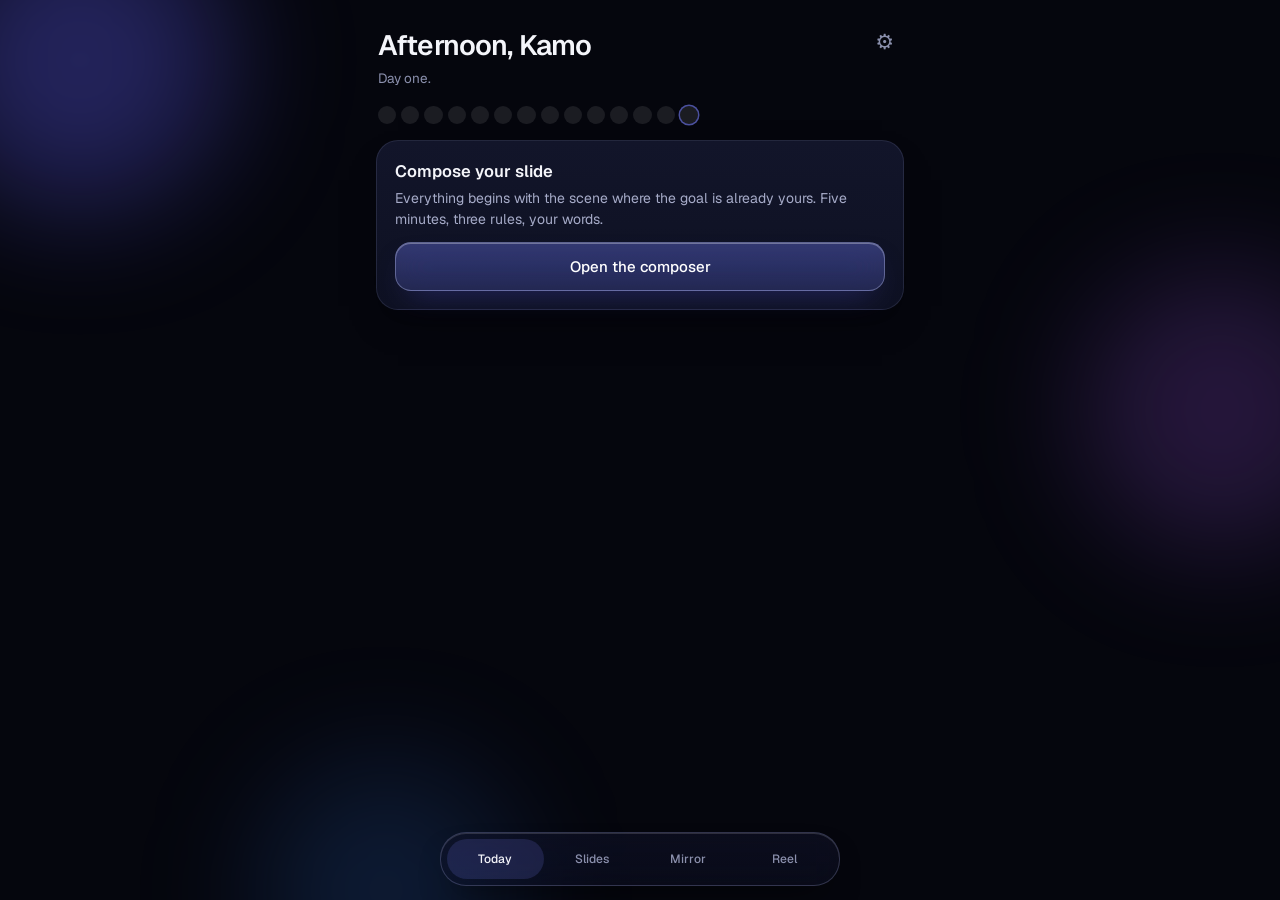
<file: index.html>
<!DOCTYPE html>
<html lang="en">
<head>
  <meta charset="utf-8">
  <meta name="viewport" content="width=device-width, initial-scale=1, viewport-fit=cover">
  <meta name="apple-mobile-web-app-capable" content="yes">
  <meta name="apple-mobile-web-app-status-bar-style" content="black-translucent">
  <meta name="theme-color" content="#05060D">
  <link rel="manifest" href="manifest.json">
  <link rel="stylesheet" href="fonts/fonts.css">
  <link rel="stylesheet" href="css/style.css">
  <title>Transurfer</title>
</head>
<body>
  <div class="ambient"><i class="a1"></i><i class="a2"></i><i class="a3"></i></div>

  <div id="app">
    <section data-screen="today" class="active"></section>
    <section data-screen="slides"></section>
    <section data-screen="mirror"></section>
    <section data-screen="reel"></section>
  </div>

  <div id="session-overlay" class="overlay"></div>

  <nav>
    <button data-tab="today" class="active">Today</button>
    <button data-tab="slides">Slides</button>
    <button data-tab="mirror">Mirror</button>
    <button data-tab="reel">Reel</button>
  </nav>

  <script type="module" src="js/app.js"></script>
</body>
</html>
</file>
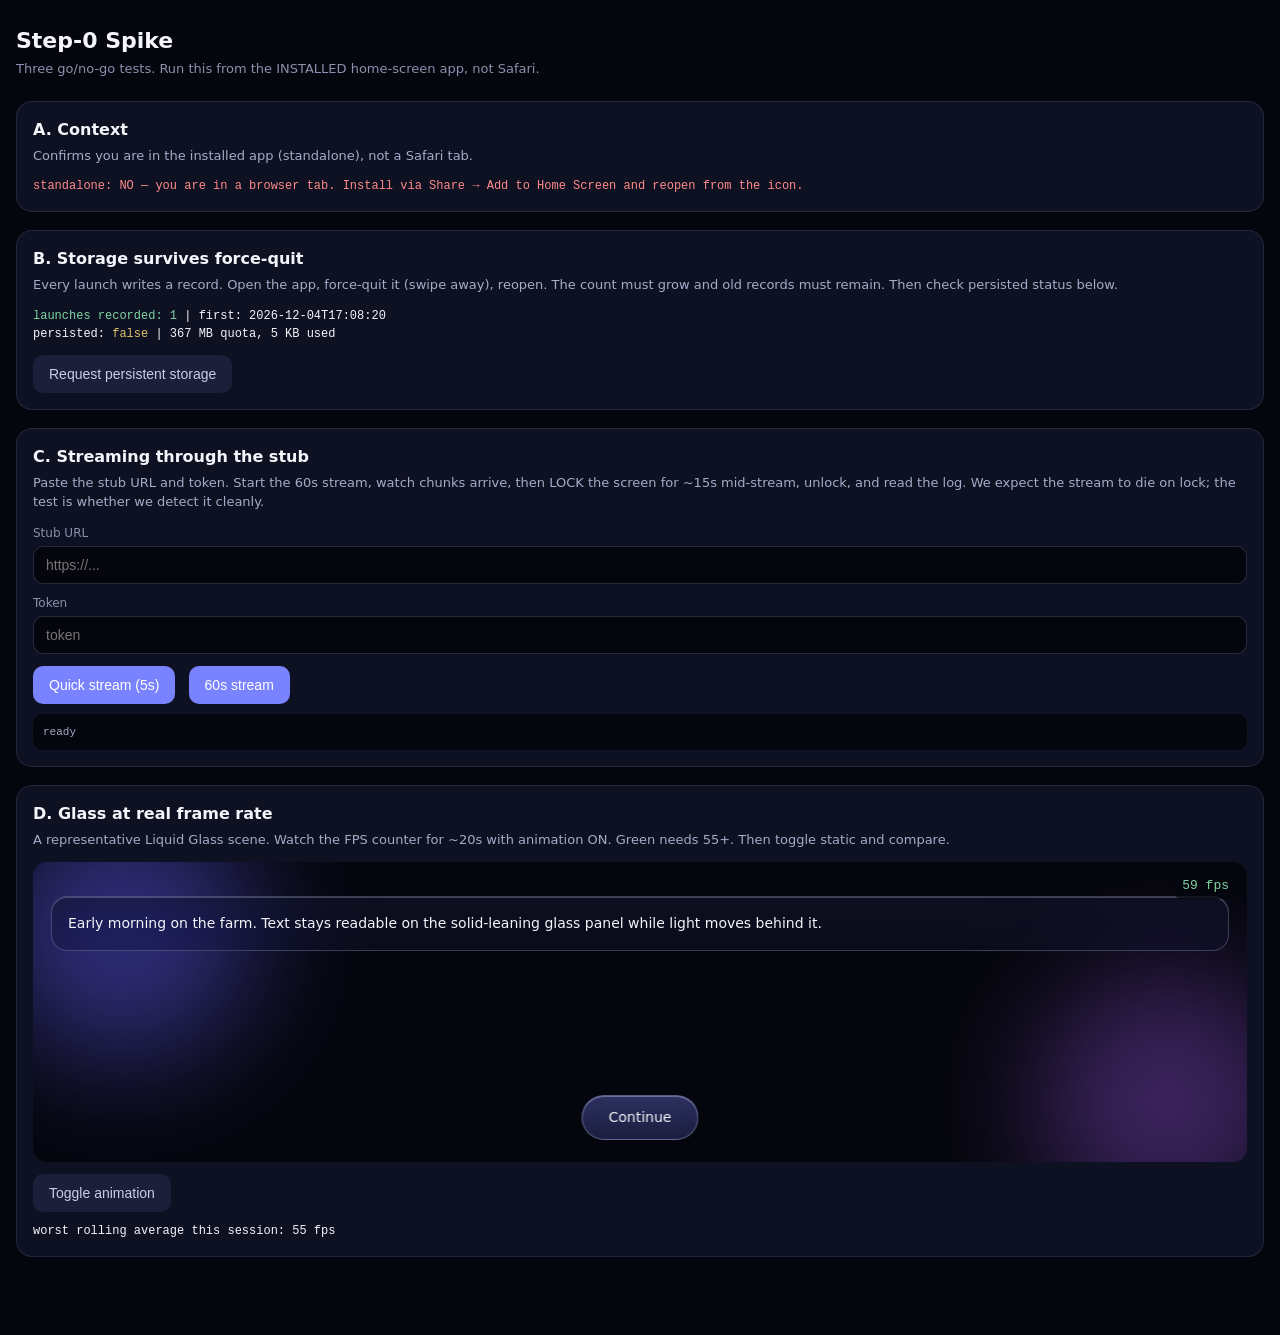
<file: spike.html>
<!DOCTYPE html>
<html lang="en">
<head>
  <meta charset="utf-8">
  <meta name="viewport" content="width=device-width, initial-scale=1, viewport-fit=cover">
  <meta name="apple-mobile-web-app-capable" content="yes">
  <meta name="theme-color" content="#05060D">
  <title>Transurfer — Step-0 Spike</title>
  <style>
    :root { color-scheme: dark; }
    * { box-sizing: border-box; }
    body {
      margin: 0; background: #05060D; color: #F4F5FA;
      font-family: system-ui, sans-serif; line-height: 1.5; padding: 18px 16px 60px;
    }
    h1 { font-size: 22px; font-weight: 600; margin: 6px 0 2px; }
    .sub { color: #8B90AD; font-size: 13px; margin: 0 0 22px; }
    section {
      background: #0E1122; border: 1px solid rgba(190, 197, 255, 0.12);
      border-radius: 16px; padding: 16px; margin-bottom: 18px;
    }
    h2 { font-size: 16px; font-weight: 600; margin: 0 0 4px; }
    .how { color: #A6ABC8; font-size: 13px; margin: 0 0 12px; }
    label { display: block; font-size: 12px; color: #8B90AD; margin: 10px 0 4px; }
    input {
      width: 100%; background: #05060D; color: #F4F5FA; font-size: 14px;
      border: 1px solid rgba(190, 197, 255, 0.18); border-radius: 10px; padding: 10px 12px;
    }
    button {
      background: #7A83FF; color: #fff; font-size: 14px; font-weight: 500;
      border: 0; border-radius: 10px; padding: 11px 16px; margin: 12px 8px 0 0;
    }
    button.quiet { background: #1B1F3A; color: #C9CDE4; }
    .status { font-family: ui-monospace, monospace; font-size: 12px; margin-top: 10px; }
    .ok { color: #7FD4A2; } .bad { color: #FF8A8A; } .mid { color: #E0C36B; }
    .log {
      font-family: ui-monospace, monospace; font-size: 11px; color: #A6ABC8;
      background: #05060D; border-radius: 10px; padding: 10px;
      max-height: 200px; overflow-y: auto; margin-top: 10px; white-space: pre-wrap;
    }
    /* Glass test scene */
    .scene { position: relative; height: 300px; border-radius: 14px; overflow: hidden; background: #05060D; }
    .bloom { position: absolute; inset: 0; }
    .bloom::before, .bloom::after {
      content: ''; position: absolute; width: 260px; height: 260px; border-radius: 50%;
      filter: blur(60px);
    }
    .bloom::before { background: rgba(101, 96, 255, 0.45); left: -40px; top: -60px; }
    .bloom::after { background: rgba(163, 92, 246, 0.35); right: -50px; bottom: -70px; }
    .scene.animated .bloom::before { animation: b1 9s ease-in-out infinite alternate; }
    .scene.animated .bloom::after { animation: b2 11s ease-in-out infinite alternate; }
    /* transform/opacity only — the blur itself is never animated (perf rule) */
    @keyframes b1 { to { transform: translate3d(50px, 40px, 0) scale(1.15); } }
    @keyframes b2 { to { transform: translate3d(-40px, -50px, 0) scale(1.1); } }
    .gpanel {
      position: absolute; left: 18px; right: 18px; top: 34px;
      background: linear-gradient(180deg, rgba(18, 21, 42, 0.62), rgba(18, 21, 42, 0.44));
      backdrop-filter: blur(16px) saturate(1.5); -webkit-backdrop-filter: blur(16px) saturate(1.5);
      border: 1px solid rgba(190, 197, 255, 0.25); border-radius: 16px;
      box-shadow: inset 0 1px 0 rgba(255, 255, 255, 0.22);
      padding: 16px; font-size: 14px;
    }
    .gpill {
      position: absolute; left: 50%; transform: translateX(-50%); bottom: 22px;
      background: linear-gradient(180deg, rgba(122, 131, 255, 0.34), rgba(122, 131, 255, 0.2));
      backdrop-filter: blur(16px) saturate(1.5); -webkit-backdrop-filter: blur(16px) saturate(1.5);
      border: 1px solid rgba(200, 206, 255, 0.35); border-radius: 999px;
      box-shadow: inset 0 1px 0 rgba(255, 255, 255, 0.3);
      padding: 11px 26px; font-size: 14px; font-weight: 500;
    }
    .fps {
      position: absolute; right: 10px; top: 10px; font-family: ui-monospace, monospace;
      font-size: 13px; background: rgba(5, 6, 13, 0.7); border-radius: 8px; padding: 4px 8px;
    }
  </style>
</head>
<body>
  <h1>Step-0 Spike</h1>
  <p class="sub">Three go/no-go tests. Run this from the INSTALLED home-screen app, not Safari.</p>

  <!-- ========== TEST A: installed-context check ========== -->
  <section>
    <h2>A. Context</h2>
    <p class="how">Confirms you are in the installed app (standalone), not a Safari tab.</p>
    <div class="status" id="ctx"></div>
  </section>

  <!-- ========== TEST B: storage ========== -->
  <section>
    <h2>B. Storage survives force-quit</h2>
    <p class="how">Every launch writes a record. Open the app, force-quit it (swipe away), reopen. The count must grow and old records must remain. Then check persisted status below.</p>
    <div class="status" id="store"></div>
    <button class="quiet" id="persistBtn">Request persistent storage</button>
  </section>

  <!-- ========== TEST C: streaming ========== -->
  <section>
    <h2>C. Streaming through the stub</h2>
    <p class="how">Paste the stub URL and token. Start the 60s stream, watch chunks arrive, then LOCK the screen for ~15s mid-stream, unlock, and read the log. We expect the stream to die on lock; the test is whether we detect it cleanly.</p>
    <label for="url">Stub URL</label>
    <input id="url" placeholder="https://..." autocapitalize="off" autocorrect="off">
    <label for="tok">Token</label>
    <input id="tok" placeholder="token" autocapitalize="off" autocorrect="off">
    <button id="quickBtn">Quick stream (5s)</button>
    <button id="longBtn">60s stream</button>
    <div class="log" id="slog">ready</div>
  </section>

  <!-- ========== TEST D: glass performance ========== -->
  <section>
    <h2>D. Glass at real frame rate</h2>
    <p class="how">A representative Liquid Glass scene. Watch the FPS counter for ~20s with animation ON. Green needs 55+. Then toggle static and compare.</p>
    <div class="scene animated" id="scene">
      <div class="bloom"></div>
      <div class="gpanel">Early morning on the farm. Text stays readable on the solid-leaning glass panel while light moves behind it.</div>
      <div class="gpill">Continue</div>
      <div class="fps" id="fps">-- fps</div>
    </div>
    <button class="quiet" id="animBtn">Toggle animation</button>
    <div class="status" id="gstat"></div>
  </section>

  <script>
    'use strict';
    const $ = id => document.getElementById(id);
    const stamp = () => new Date().toISOString().slice(11, 23);

    /* ---------- A. context ---------- */
    (function ctx() {
      const standalone = window.matchMedia('(display-mode: standalone)').matches
        || window.navigator.standalone === true;
      $('ctx').innerHTML = standalone
        ? '<span class="ok">standalone: YES — installed app context</span>'
        : '<span class="bad">standalone: NO — you are in a browser tab. Install via Share → Add to Home Screen and reopen from the icon.</span>';
    })();

    /* ---------- B. storage ---------- */
    const DB = 'transurfer-spike';
    function idb() {
      return new Promise((res, rej) => {
        const r = indexedDB.open(DB, 1);
        r.onupgradeneeded = () => r.result.createObjectStore('launches', { autoIncrement: true });
        r.onsuccess = () => res(r.result);
        r.onerror = () => rej(r.error);
      });
    }
    async function storageTest() {
      try {
        const db = await idb();
        await new Promise((res, rej) => {
          const tx = db.transaction('launches', 'readwrite');
          tx.objectStore('launches').add({ t: new Date().toISOString() });
          tx.oncomplete = res; tx.onerror = () => rej(tx.error);
        });
        const all = await new Promise((res, rej) => {
          const q = db.transaction('launches').objectStore('launches').getAll();
          q.onsuccess = () => res(q.result); q.onerror = () => rej(q.error);
        });
        const persisted = navigator.storage && navigator.storage.persisted
          ? await navigator.storage.persisted() : 'unsupported';
        const est = navigator.storage && navigator.storage.estimate
          ? await navigator.storage.estimate() : null;
        const quota = est ? (est.quota / 1048576).toFixed(0) + ' MB quota, '
          + (est.usage / 1024).toFixed(0) + ' KB used' : 'estimate unsupported';
        $('store').innerHTML =
          '<span class="ok">launches recorded: ' + all.length + '</span>'
          + ' | first: ' + (all[0] ? all[0].t.slice(0, 19) : '-')
          + '<br>persisted: <span class="' + (persisted === true ? 'ok' : 'mid') + '">'
          + persisted + '</span> | ' + quota;
      } catch (e) {
        $('store').innerHTML = '<span class="bad">IndexedDB failed: ' + e + '</span>';
      }
    }
    $('persistBtn').onclick = async () => {
      const granted = navigator.storage && navigator.storage.persist
        ? await navigator.storage.persist() : 'unsupported';
      alert('persist() → ' + granted);
      storageTest();
    };
    storageTest();

    /* ---------- C. streaming ---------- */
    let streaming = false; // client-side send-lock, same rule the real app will use
    function slog(msg, cls) {
      const el = $('slog');
      el.innerHTML += '\n[' + stamp() + '] ' + (cls ? '<span class="' + cls + '">' + msg + '</span>' : msg);
      el.scrollTop = el.scrollHeight;
    }
    document.addEventListener('visibilitychange', () =>
      slog('visibility: ' + document.visibilityState, 'mid'));
    async function stream(seconds) {
      if (streaming) { slog('send-lock: a stream is already running', 'mid'); return; }
      const url = $('url').value.trim().replace(/\/$/, '');
      const tok = $('tok').value.trim();
      if (!url || !tok) { slog('need URL and token', 'bad'); return; }
      localStorage.setItem('spike.url', url); localStorage.setItem('spike.tok', tok);
      streaming = true;
      slog('POST ' + url + '/stream (' + seconds + 's) ...');
      const t0 = performance.now();
      try {
        const res = await fetch(url + '/stream', {
          method: 'POST',
          headers: { 'Content-Type': 'application/json', 'X-Transurfer-Token': tok },
          body: JSON.stringify({ seconds: seconds }),
        });
        slog('response: ' + res.status + ' ' + (res.headers.get('content-type') || ''));
        if (!res.ok || !res.body) { streaming = false; return; }
        const reader = res.body.getReader();
        const dec = new TextDecoder();
        for (;;) {
          const { done, value } = await reader.read();
          if (done) { slog('stream ended cleanly after ' + ((performance.now() - t0) / 1000).toFixed(1) + 's', 'ok'); break; }
          slog('chunk +' + ((performance.now() - t0) / 1000).toFixed(1) + 's: ' + dec.decode(value).trim());
        }
      } catch (e) {
        slog('stream broke after ' + ((performance.now() - t0) / 1000).toFixed(1) + 's: ' + e.name + ' — ' + e.message, 'bad');
        slog('(a break after screen-lock is the EXPECTED iOS behavior; clean detection here = pass)', 'mid');
      }
      streaming = false;
    }
    $('quickBtn').onclick = () => stream(5);
    $('longBtn').onclick = () => stream(60);
    $('url').value = localStorage.getItem('spike.url') || '';
    $('tok').value = localStorage.getItem('spike.tok') || '';

    /* ---------- D. glass fps ---------- */
    (function fpsMeter() {
      let last = performance.now(), frames = [], worst = 60;
      function tick(now) {
        const fps = 1000 / (now - last); last = now;
        frames.push(fps); if (frames.length > 60) frames.shift();
        const avg = frames.reduce((a, b) => a + b, 0) / frames.length;
        if (frames.length === 60 && avg < worst) worst = avg;
        const el = $('fps');
        el.textContent = avg.toFixed(0) + ' fps';
        el.style.color = avg >= 55 ? '#7FD4A2' : avg >= 40 ? '#E0C36B' : '#FF8A8A';
        $('gstat').textContent = 'worst rolling average this session: ' + (worst === 60 ? '--' : worst.toFixed(0)) + ' fps';
        requestAnimationFrame(tick);
      }
      requestAnimationFrame(tick);
    })();
    $('animBtn').onclick = () => $('scene').classList.toggle('animated');
  </script>
</body>
</html>
</file>
<file: fonts/fonts.css>
@font-face {
  font-family: 'Geist';
  font-style: normal;
  font-weight: 300;
  font-display: swap;
  src: url('geist-300.woff2') format('woff2');
}
@font-face {
  font-family: 'Geist';
  font-style: normal;
  font-weight: 400;
  font-display: swap;
  src: url('geist-400.woff2') format('woff2');
}
@font-face {
  font-family: 'Geist';
  font-style: normal;
  font-weight: 500;
  font-display: swap;
  src: url('geist-500.woff2') format('woff2');
}
@font-face {
  font-family: 'Geist';
  font-style: normal;
  font-weight: 600;
  font-display: swap;
  src: url('geist-600.woff2') format('woff2');
}
@font-face {
  font-family: 'Geist Mono';
  font-style: normal;
  font-weight: 400;
  font-display: swap;
  src: url('geist-mono-400.woff2') format('woff2');
}
@font-face {
  font-family: 'Geist Mono';
  font-style: normal;
  font-weight: 500;
  font-display: swap;
  src: url('geist-mono-500.woff2') format('woff2');
}
</file>
<file: css/style.css>
/* Transurfer — Liquid Glass design system.
   Rules (binding, from RESEARCH-DESIGN-GLASS): glass is chrome only; content
   sits on solid panels; one accent per screen; blur is never animated;
   ambient motion is transform/opacity on pre-blurred layers. */

:root {
  --bg: #05060D;
  --panel-hi: #12152A;
  --panel-lo: #0E1122;
  --hairline: rgba(190, 197, 255, 0.12);
  --hairline-glass: rgba(190, 197, 255, 0.22);
  --ink: #F4F5FA;
  --ink-2: #A6ABC8;
  --ink-3: #8B90AD;
  --accent: #7A83FF;
  --accent-soft: rgba(122, 131, 255, 0.34);
  --ok: #7FD4A2;
  --sans: 'Geist', system-ui, sans-serif;
  --mono: 'Geist Mono', ui-monospace, monospace;
  --r-panel: 22px;
  --r-control: 16px;
  color-scheme: dark;
}

* { box-sizing: border-box; -webkit-tap-highlight-color: transparent; }
html { background: var(--bg); }
body {
  margin: 0; min-height: 100vh; background: var(--bg); color: var(--ink);
  font-family: var(--sans); line-height: 1.5; overscroll-behavior-y: none;
  padding: env(safe-area-inset-top) 0 0;
}

/* ---------- ambient light (behind everything, pre-blurred, transform-only motion) ---------- */
.ambient { position: fixed; inset: 0; z-index: 0; pointer-events: none; overflow: hidden; }
.ambient i { content: ''; position: absolute; border-radius: 50%; filter: blur(60px); }
.ambient .a1 { width: 300px; height: 300px; left: -70px; top: -90px; background: rgba(101, 96, 255, 0.32); animation: drift-a 24s ease-in-out infinite alternate; }
.ambient .a2 { width: 280px; height: 280px; right: -80px; top: 30%; background: rgba(163, 92, 246, 0.2); animation: drift-b 30s ease-in-out infinite alternate; }
.ambient .a3 { width: 260px; height: 260px; left: 20%; bottom: -120px; background: rgba(56, 130, 246, 0.16); animation: drift-a 36s ease-in-out infinite alternate-reverse; }
@keyframes drift-a { to { transform: translate3d(46px, 38px, 0) scale(1.12); } }
@keyframes drift-b { to { transform: translate3d(-40px, -46px, 0) scale(1.08); } }
@media (prefers-reduced-motion: reduce) { .ambient i { animation: none; } }

/* ---------- layout ---------- */
#app { position: relative; z-index: 1; max-width: 560px; margin: 0 auto; padding: 14px 16px calc(108px + env(safe-area-inset-bottom)); }
[data-screen] { display: none; }
[data-screen].active { display: block; }

h1 { font-size: 28px; font-weight: 600; letter-spacing: -0.03em; margin: 10px 2px 2px; }
.sub { font-size: 13.5px; color: var(--ink-3); margin: 0 2px 18px; }
h2 { font-size: 17px; font-weight: 600; letter-spacing: -0.01em; margin: 22px 2px 10px; }

/* ---------- solid panels (content) ---------- */
.panel {
  background: linear-gradient(180deg, var(--panel-hi), var(--panel-lo));
  border: 1px solid var(--hairline); border-radius: var(--r-panel);
  padding: 18px; margin-bottom: 14px;
  box-shadow: 0 18px 40px -22px rgba(0, 0, 0, 0.7);
}
.panel .plabel { font-size: 12px; color: var(--ink-3); margin: 0 0 6px; }
.panel .ptitle { font-size: 16.5px; font-weight: 600; margin: 0 0 4px; }
.panel .pbody { font-size: 14px; color: var(--ink-2); margin: 0; }
.panel.done { border-color: rgba(127, 212, 162, 0.28); }
.panel.tappable:active { transform: scale(0.99); }

.state-dot { display: inline-block; width: 8px; height: 8px; border-radius: 50%; background: var(--ink-3); margin-right: 7px; vertical-align: 1px; }
.done .state-dot { background: var(--ok); }

.meta { font-family: var(--mono); font-size: 11.5px; color: var(--ink-3); }

/* ---------- controls ---------- */
button { font-family: var(--sans); border: 0; }
.btn {
  display: block; width: 100%; text-align: center; font-size: 15px; font-weight: 500;
  color: #fff; padding: 14px; border-radius: var(--r-control); margin-top: 12px;
  background: linear-gradient(180deg, var(--accent-soft), rgba(122, 131, 255, 0.2));
  backdrop-filter: blur(16px) saturate(1.5); -webkit-backdrop-filter: blur(16px) saturate(1.5);
  border: 1px solid rgba(200, 206, 255, 0.35);
  box-shadow: inset 0 1px 0 rgba(255, 255, 255, 0.3), 0 14px 30px -14px rgba(60, 60, 160, 0.6);
}
.btn.quiet {
  background: #1B1F3A; border: 1px solid var(--hairline);
  color: var(--ink-2); box-shadow: none;
  backdrop-filter: none; -webkit-backdrop-filter: none;
}
.btn:disabled { opacity: 0.45; }
.btn:active { transform: scale(0.99); }

label { display: block; font-size: 12.5px; color: var(--ink-3); margin: 14px 0 6px; }
input[type="text"], textarea {
  width: 100%; background: var(--bg); color: var(--ink); font-family: var(--sans);
  /* 16px minimum is load-bearing: below it, iOS zooms the viewport on focus
     and the zoom persists after blur (observed on device 2026-08-01). */
  font-size: 16px; line-height: 1.55; border: 1px solid var(--hairline);
  border-radius: 12px; padding: 12px;
}
textarea { min-height: 130px; resize: vertical; }
input:focus, textarea:focus { outline: none; border-color: rgba(122, 131, 255, 0.5); }

.check { display: flex; gap: 10px; align-items: flex-start; margin: 10px 0; font-size: 14px; color: var(--ink-2); }
.check input { width: 20px; height: 20px; accent-color: var(--accent); margin-top: 1px; }

/* ---------- glass tab bar (chrome) ---------- */
nav {
  position: fixed; left: 50%; transform: translateX(-50%);
  bottom: calc(14px + env(safe-area-inset-bottom)); z-index: 20;
  width: min(400px, calc(100% - 28px));
  display: flex; justify-content: space-around; align-items: center;
  padding: 6px;
  background: linear-gradient(180deg, rgba(16, 18, 38, 0.62), rgba(16, 18, 38, 0.44));
  backdrop-filter: blur(18px) saturate(1.5); -webkit-backdrop-filter: blur(18px) saturate(1.5);
  border: 1px solid var(--hairline-glass); border-radius: 26px;
  box-shadow: inset 0 1px 0 rgba(255, 255, 255, 0.14), 0 16px 34px -16px rgba(0, 0, 0, 0.7);
}
nav button {
  flex: 1; background: none; color: var(--ink-3); font-size: 12px; font-weight: 500;
  padding: 12px 4px; border-radius: 20px;
}
nav button.active { color: var(--ink); background: rgba(122, 131, 255, 0.16); }

/* ---------- full-screen session overlay ---------- */
.overlay {
  position: fixed; inset: 0; z-index: 30; background: var(--bg);
  display: none; flex-direction: column; padding: calc(18px + env(safe-area-inset-top)) 22px calc(24px + env(safe-area-inset-bottom));
  overflow-y: auto;
}
.overlay.open { display: flex; }
.overlay .top { display: flex; justify-content: space-between; align-items: center; margin-bottom: 8px; }
.overlay .top .meta { color: var(--ink-3); }
.overlay .close { background: none; color: var(--ink-3); font-size: 14px; padding: 8px; }
.overlay .center { flex: 1; display: flex; flex-direction: column; justify-content: center; text-align: center; gap: 14px; }
.overlay .big { font-size: 24px; font-weight: 600; letter-spacing: -0.02em; margin: 0; }
.overlay .body { font-size: 16px; color: var(--ink-2); margin: 0 auto; max-width: 34ch; }

/* Cinema mode: the screen dims to near-black; only the pulse keeps time. */
.overlay.cinema { background: #020208; }
.pulse {
  width: 120px; height: 120px; border-radius: 50%; margin: 26px auto;
  background: radial-gradient(circle, rgba(122, 131, 255, 0.35), rgba(122, 131, 255, 0.05) 65%, transparent 70%);
  animation: breathe 8s ease-in-out infinite;
}
@keyframes breathe {
  0%, 100% { transform: scale(0.72); opacity: 0.55; }
  50% { transform: scale(1.0); opacity: 1; }
}
@media (prefers-reduced-motion: reduce) { .pulse { animation: none; opacity: 0.8; } }
.cinema .slide-cue { font-size: 15px; color: var(--ink-3); }
.cinema .sense { color: var(--accent); font-size: 13px; letter-spacing: 0.06em; text-transform: uppercase; }

.progress-row { display: flex; gap: 6px; margin: 10px 0 4px; }
.progress-row i { height: 4px; flex: 1; border-radius: 2px; background: rgba(255, 255, 255, 0.1); }
.progress-row i.done { background: rgba(255, 255, 255, 0.28); }
.progress-row i.on { background: var(--accent); }

.timer { font-family: var(--mono); font-size: 15px; color: var(--ink-2); }

/* ---------- Today additions ---------- */
.hrow { display: flex; align-items: center; justify-content: space-between; }
.gear { background: none; color: var(--ink-3); font-size: 21px; padding: 10px; }
.dots14 { display: grid; grid-template-columns: repeat(14, 1fr); gap: 5px; margin: 0 2px 16px; max-width: 320px; }
.dots14 i { aspect-ratio: 1; border-radius: 50%; background: rgba(255, 255, 255, 0.09); }
.dots14 i.y { background: var(--ok); opacity: 0.8; }
.dots14 i.now { box-shadow: 0 0 0 1.5px rgba(122, 131, 255, 0.6); }

.tools-grid { display: grid; grid-template-columns: 1fr 1fr; gap: 10px; }
.tool-tile {
  background: linear-gradient(180deg, var(--panel-hi), var(--panel-lo));
  border: 1px solid var(--hairline); border-radius: var(--r-control);
  padding: 14px; text-align: left; color: var(--ink);
  display: flex; flex-direction: column; gap: 2px;
}
.tool-tile b { font-size: 15px; font-weight: 600; }
.tool-tile span { font-size: 12px; color: var(--ink-3); }
.tool-tile.wide { grid-column: 1 / -1; }
.tool-tile:active { transform: scale(0.98); }
</file>
